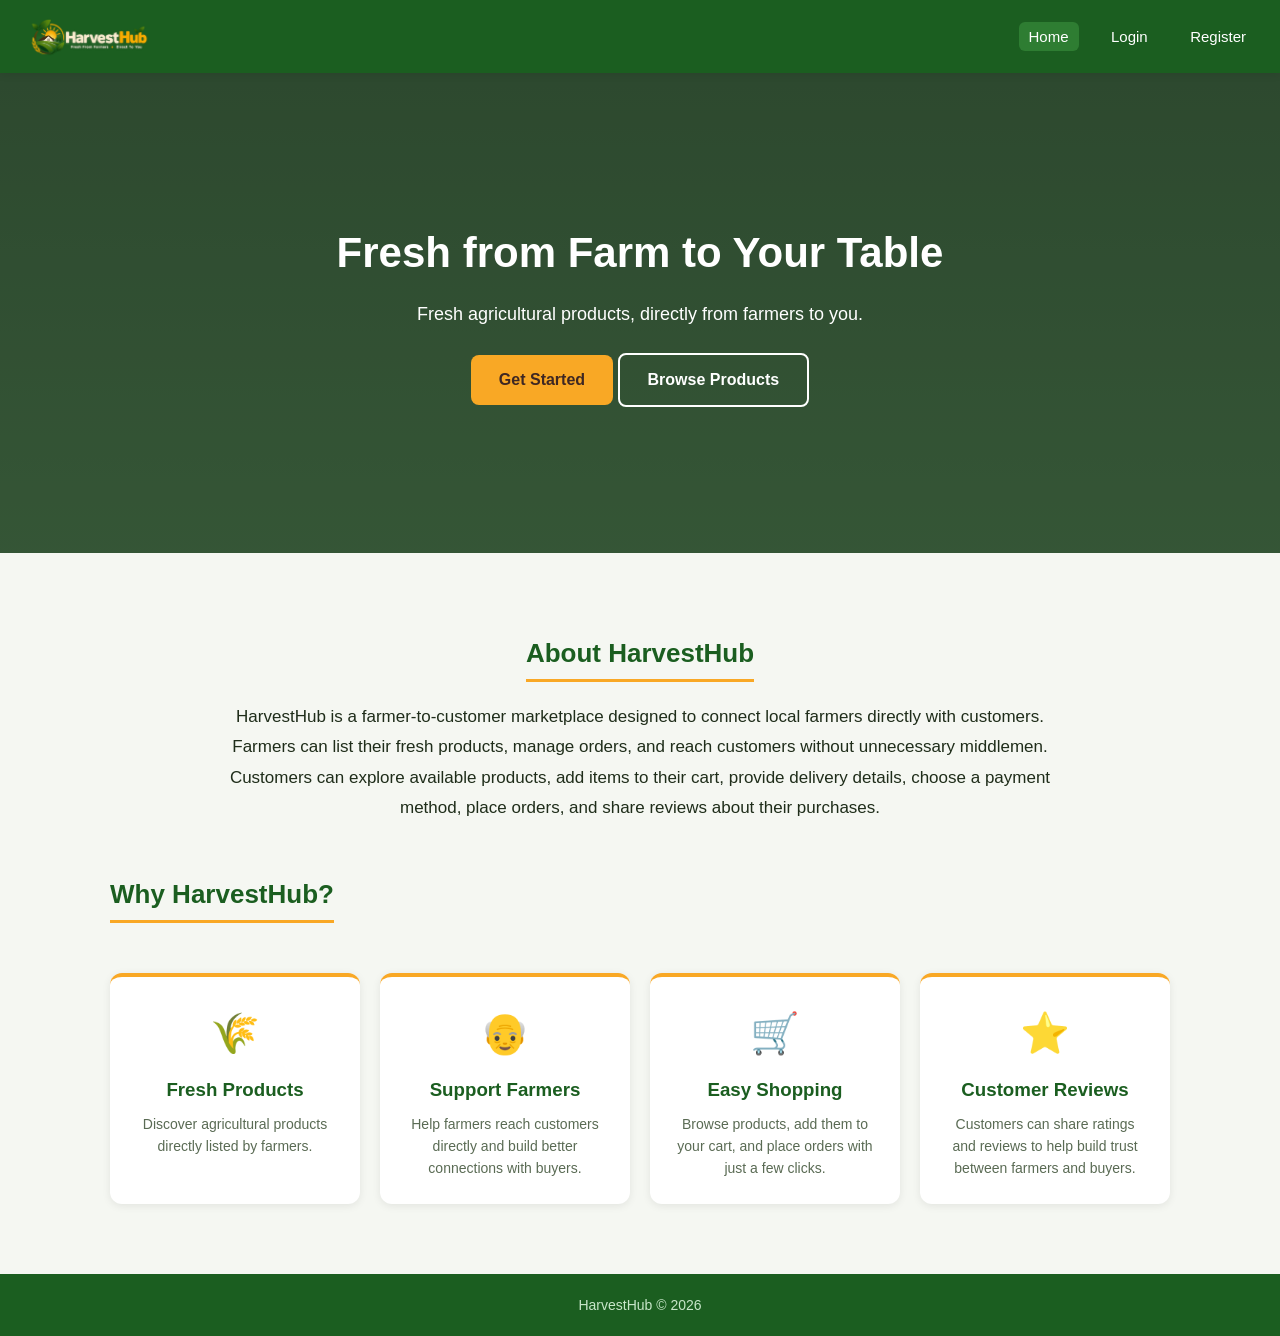
<file: frontend/index.html>
<!DOCTYPE html>

<html lang="en">
<head>
  <meta charset="UTF-8">
  <meta name="viewport" content="width=device-width, initial-scale=1.0">
  <title>HarvestHub - Farmer to Customer Marketplace</title>
  <link rel="stylesheet" href="css/style.css">
</head>
<body>

  <nav class="navbar">
    <div class="logo">
      <img src="images/harvesthub-logo.png" alt="HarvestHub Logo">
    </div>


<div class="nav-links">
  <a href="index.html" class="active">Home</a>
  <a href="login.html">Login</a>
  <a href="register.html">Register</a>
  <a href="products.html" id="navProducts" style="display:none;">Products</a>
  <a href="cart.html" id="navCart" style="display:none;">Cart</a>
  <a href="orders.html" id="navOrders" style="display:none;">My Orders</a>
  <a href="farmer-dashboard.html" id="navDashboard" style="display:none;">Dashboard</a>
  <a href="add-product.html" id="navAddProduct" style="display:none;">Add Product</a>
  <a href="manage-products.html" id="navManage" style="display:none;">Manage Products</a>
  <span id="navUser" style="color:#a5d6a7;"></span>
  <a href="#" id="navLogout" style="display:none;" onclick="logout(); return false;">Logout</a>
</div>


  </nav>

  <section class="hero">

  <video class="hero-video" autoplay muted loop playsinline>
    <source src="videos/farm-hero.mp4" type="video/mp4">
  </video>

  <div class="hero-overlay"></div>

  <div class="hero-content">
    <h1>Fresh from Farm to Your Table</h1>

    <p>
      Fresh agricultural products, directly from farmers to you.
    </p>

    <a href="register.html" class="btn btn-primary">Get Started</a>
    <a href="products.html" class="btn btn-outline">Browse Products</a>
  </div>

</section>

  <div class="container">


<section style="text-align:center; max-width:850px; margin:50px auto;">
  <h2 class="section-title">About HarvestHub</h2>

  <p style="line-height:1.8; font-size:17px;">
    HarvestHub is a farmer-to-customer marketplace designed to
    connect local farmers directly with customers. Farmers can
    list their fresh products, manage orders, and reach customers
    without unnecessary middlemen.
  </p>

  <p style="line-height:1.8; font-size:17px;">
    Customers can explore available products, add items to their
    cart, provide delivery details, choose a payment method, place
    orders, and share reviews about their purchases.
  </p>
</section>

<h2 class="section-title">Why HarvestHub?</h2>

<div class="features">

  <div class="feature">
    <div class="icon">&#127806;</div>
    <h3>Fresh Products</h3>
    <p>
      Discover agricultural products directly listed by farmers.
    </p>
  </div>

  <div class="feature">
    <div class="icon">&#128116;</div>
    <h3>Support Farmers</h3>
    <p>
      Help farmers reach customers directly and build better
      connections with buyers.
    </p>
  </div>

  <div class="feature">
    <div class="icon">&#128722;</div>
    <h3>Easy Shopping</h3>
    <p>
      Browse products, add them to your cart, and place orders
      with just a few clicks.
    </p>
  </div>

  <div class="feature">
    <div class="icon">&#11088;</div>
    <h3>Customer Reviews</h3>
    <p>
      Customers can share ratings and reviews to help build trust
      between farmers and buyers.
    </p>
  </div>

</div>

  </div>

  <footer class="footer">
    <p>HarvestHub &copy; 2026</p>
  </footer>

  <script src="js/script.js"></script>

</body>
</html>
</file>
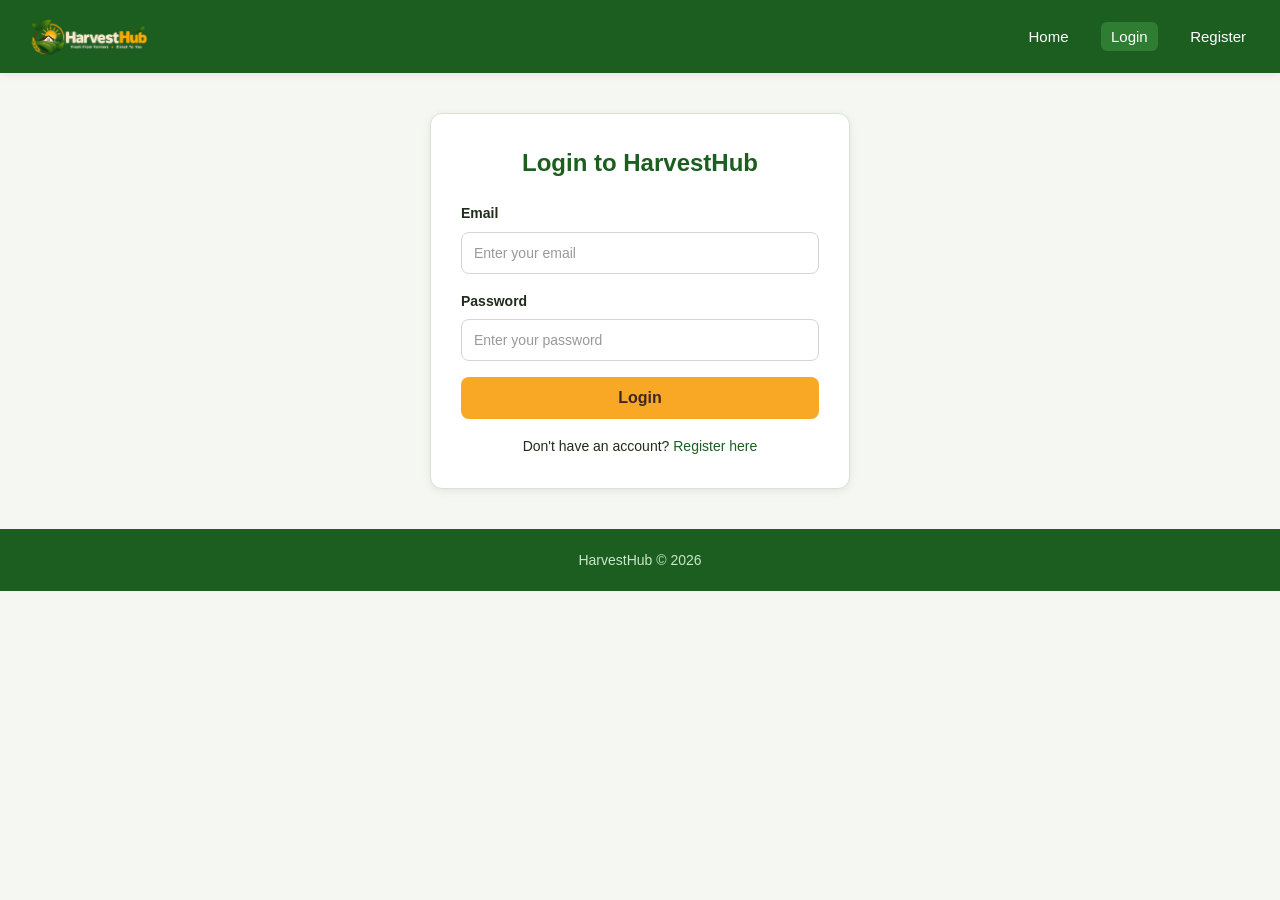
<file: frontend/add-product.html>
<!DOCTYPE html>
<html lang="en">
<head>
  <meta charset="UTF-8">
  <meta name="viewport" content="width=device-width, initial-scale=1.0">
  <title>HarvestHub - Add Product</title>
  <link rel="stylesheet" href="css/style.css">
</head>
<body>
  <nav class="navbar">
    <div class="logo">
      <img src="images/harvesthub-logo.png" alt="HarvestHub Logo">
    </div>

    <div class="nav-links">
      <a href="index.html">Home</a>
      <a href="login.html">Login</a>
      <a href="register.html">Register</a>
      <a href="products.html" id="navProducts" style="display:none;">Products</a>
      <a href="cart.html" id="navCart" style="display:none;">Cart</a>
      <a href="orders.html" id="navOrders" style="display:none;">My Orders</a>
      <a href="farmer-dashboard.html" id="navDashboard" style="display:none;">Dashboard</a>
      <a href="add-product.html" id="navAddProduct" style="display:none;" class="active">Add Product</a>
      <a href="manage-products.html" id="navManage" style="display:none;">Manage Products</a>
      <span id="navUser" style="color:#a5d6a7;"></span>
      <a href="#" id="navLogout" style="display:none;" onclick="logout(); return false;">Logout</a>
    </div>
  </nav>

  <div class="form-card wide">
    <h2>Add a New Product</h2>
    <div id="message" class="message"></div>
    <form id="productForm">
      <div class="form-group">
        <label for="productName">Product Name</label>
        <input type="text" id="productName" placeholder="e.g. Tomato, Rice, Mango">
      </div>
      <div class="form-group">
        <label for="category">Category</label>
        <select id="category">
          <option value="">-- Select category --</option>
          <option value="Vegetable">Vegetable</option>
          <option value="Fruit">Fruit</option>
          <option value="Grain">Grain</option>
        </select>
      </div>
      <div style="display:flex; gap:16px;">
        <div class="form-group" style="flex:1;">
          <label for="price">Price (per kg, in &#8377;)</label>
          <input type="number" id="price" step="0.01" placeholder="e.g. 40.00">
        </div>
        <div class="form-group" style="flex:1;">
          <label for="quantity">Quantity (in kg)</label>
          <input type="number" id="quantity" placeholder="e.g. 100">
        </div>
      </div>
      <div class="form-group">
  <label for="description">Description</label>
  <textarea id="description" placeholder="Describe your product..."></textarea>
</div>

<button type="button"
        onclick="generateAI()"
        style="display:block;
               width:100%;
               margin:20px 0;
               padding:14px;
               background:#2e7d32;
               color:white;
               border:none;
               border-radius:8px;
               font-size:16px;
               font-weight:bold;
               cursor:pointer;">
  ✨ Generate with AI
</button>


      <div class="form-actions">
        <button type="submit" class="btn btn-primary">Add Product</button>
        <a href="manage-products.html" class="btn btn-outline" style="border-color:var(--primary);color:var(--primary-dark);">Cancel</a>
      </div>
    </form>
  </div>

  <footer class="footer">
    <p>HarvestHub &copy; - 2026</p>
  </footer>

  <script src="js/script.js"></script>
  <script>
async function generateAI() {

    const name = document.getElementById("productName").value.trim();
    const category = document.getElementById("category").value;
    const description = document.getElementById("description");

    if (!name) {
        alert("Please enter the product name first.");
        return;
    }

    if (!category) {
        alert("Please select a category first.");
        return;
    }

    // Generate description using Gemini AI
    try {

        description.value = "Generating description with AI...";

        const response = await fetch(
            "http://localhost:8080/api/ai-description",
            {
                method: "POST",
                headers: {
                    "Content-Type": "application/json"
                },
                body: JSON.stringify({
                    productName: name,
                    category: category
                })
            }
        );

        const data = await response.json();

        if (data.success) {

            description.value = data.description;

        } else {

            description.value = "";

            alert(
                data.message ||
                "Unable to generate description."
            );

            console.log(
                "Gemini Description Error:",
                data
            );
        }

    } catch (error) {

        console.error(
            "Gemini Description Error:",
            error
        );

        description.value = "";

        alert(
            "Unable to connect to Gemini AI."
        );
    }
}
</script>
</file>
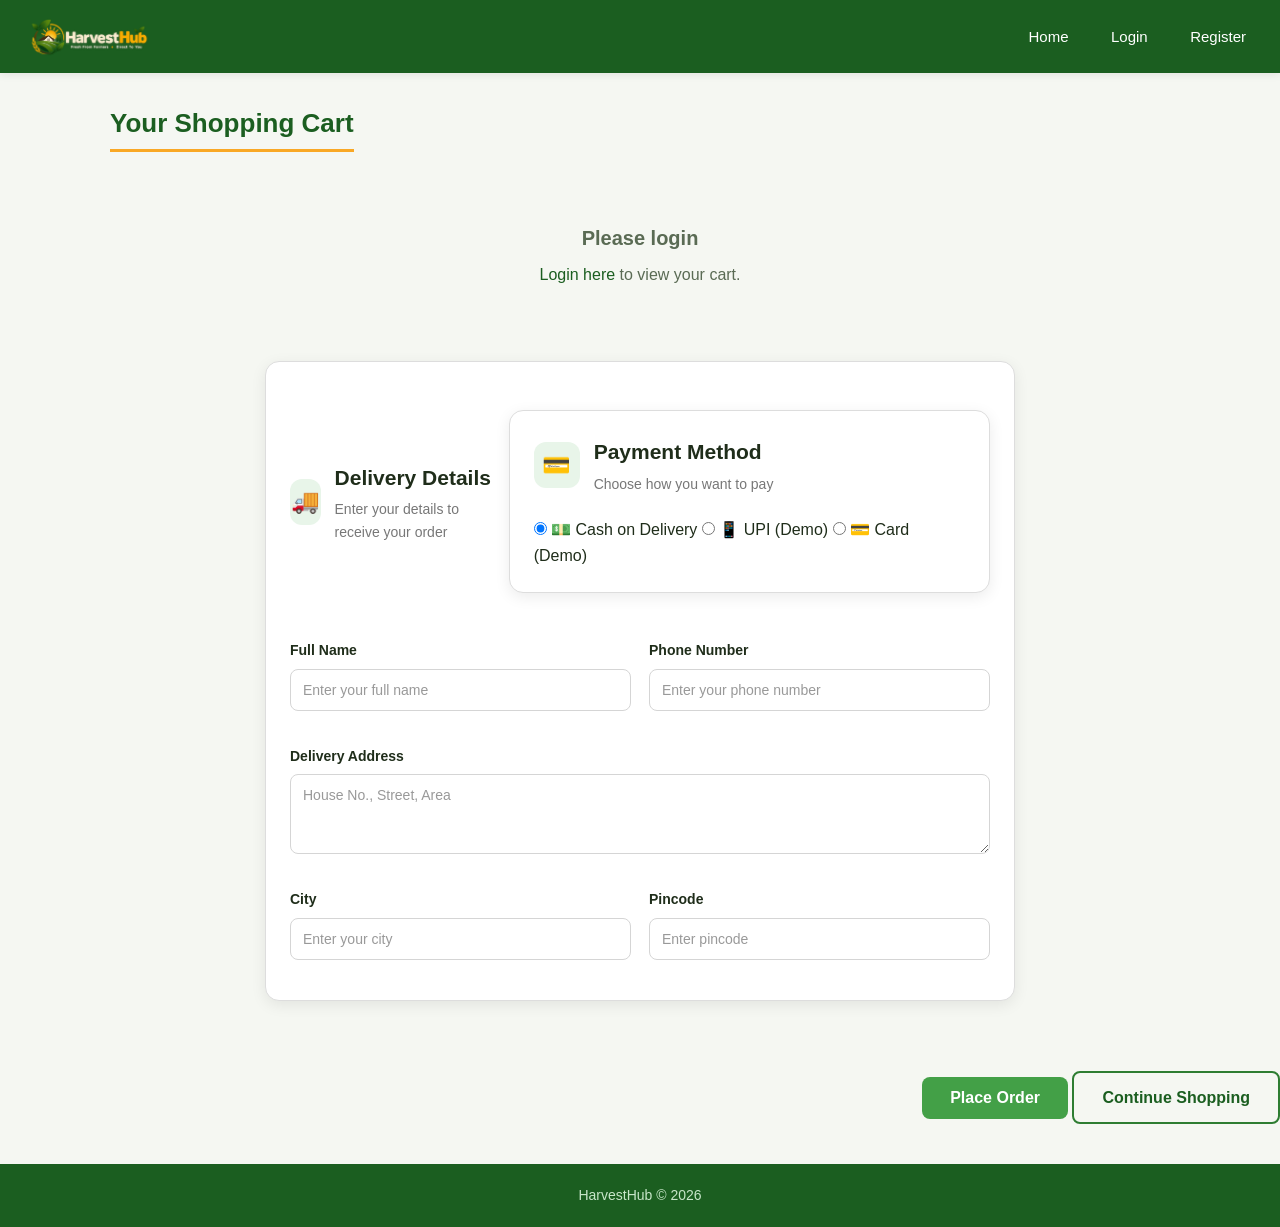
<file: frontend/cart.html>
<!DOCTYPE html>
<html lang="en">
<head>
  <meta charset="UTF-8">
  <meta name="viewport" content="width=device-width, initial-scale=1.0">
  <title>HarvestHub - Shopping Cart</title>
  <link rel="stylesheet" href="css/style.css">
</head>
<body>
  <nav class="navbar">
    <div class="logo">
      <img src="images/harvesthub-logo.png" alt="HarvestHub Logo">
    </div>

    <div class="nav-links">
      <a href="index.html">Home</a>
      <a href="login.html">Login</a>
      <a href="register.html">Register</a>
      <a href="products.html" id="navProducts" style="display:none;">Products</a>
      <a href="cart.html" id="navCart" style="display:none;" class="active">Cart</a>
      <a href="orders.html" id="navOrders" style="display:none;">My Orders</a>
      <a href="farmer-dashboard.html" id="navDashboard" style="display:none;">Dashboard</a>
      <a href="add-product.html" id="navAddProduct" style="display:none;">Add Product</a>
      <a href="manage-products.html" id="navManage" style="display:none;">Manage Products</a>
      <span id="navUser" style="color:#a5d6a7;"></span>
      <a href="#" id="navLogout" style="display:none;" onclick="logout(); return false;">Logout</a>
    </div>
  </nav>

  <div class="container">
    <h2 class="section-title">Your Shopping Cart</h2>
    <div id="cartBox">
      <p>Loading cart...</p>
    </div>
    
    <div id="cartTotal" class="cart-total"></div>

<div class="checkout-card">

  <div class="checkout-header">
    <div class="checkout-icon">🚚</div>
    <div>
      <h3>Delivery Details</h3>
      <p>Enter your details to receive your order</p>
    </div>
    <div class="checkout-card">

  <div class="checkout-header">
    <div class="checkout-icon">💳</div>
    <div>
      <h3>Payment Method</h3>
      <p>Choose how you want to pay</p>
    </div>
  </div>

  <div class="payment-options">

    <label class="payment-option">
      <input type="radio" name="paymentMethod" value="Cash on Delivery" checked>
      <span>💵 Cash on Delivery</span>
    </label>

    <label class="payment-option">
      <input type="radio" name="paymentMethod" value="UPI">
      <span>📱 UPI (Demo)</span>
    </label>

    <label class="payment-option">
      <input type="radio" name="paymentMethod" value="Card">
      <span>💳 Card (Demo)</span>
    </label>

  </div>

</div>
  </div>

  <div class="checkout-grid">

  <div class="form-group">
    <label for="customerName">Full Name</label>
    <input
      type="text"
      id="customerName"
      placeholder="Enter your full name">
  </div>

  <div class="form-group">
    <label for="customerPhone">Phone Number</label>
    <input
      type="tel"
      id="customerPhone"
      placeholder="Enter your phone number">
  </div>

  <div class="form-group full-width">
    <label for="deliveryAddress">Delivery Address</label>
    <textarea
      id="deliveryAddress"
      rows="3"
      placeholder="House No., Street, Area"></textarea>
  </div>

  <div class="form-group">
    <label for="deliveryCity">City</label>
    <input
      type="text"
      id="deliveryCity"
      placeholder="Enter your city">
  </div>

  <div class="form-group">
    <label for="deliveryPincode">Pincode</label>
    <input
      type="text"
      id="deliveryPincode"
      placeholder="Enter pincode">
  </div>

</div>


  </div>

</div>


<div style="text-align:right; margin-top:16px;">
  <button class="btn btn-success" onclick="placeOrder()">Place Order</button>
  <a href="products.html" class="btn btn-outline" style="border-color:var(--primary);color:var(--primary-dark);">Continue Shopping</a>
</div>

  <footer class="footer">
    <p>HarvestHub &copy; 2026 </p>
  </footer>

  <script src="js/script.js"></script>
</body>
</html>
</file>
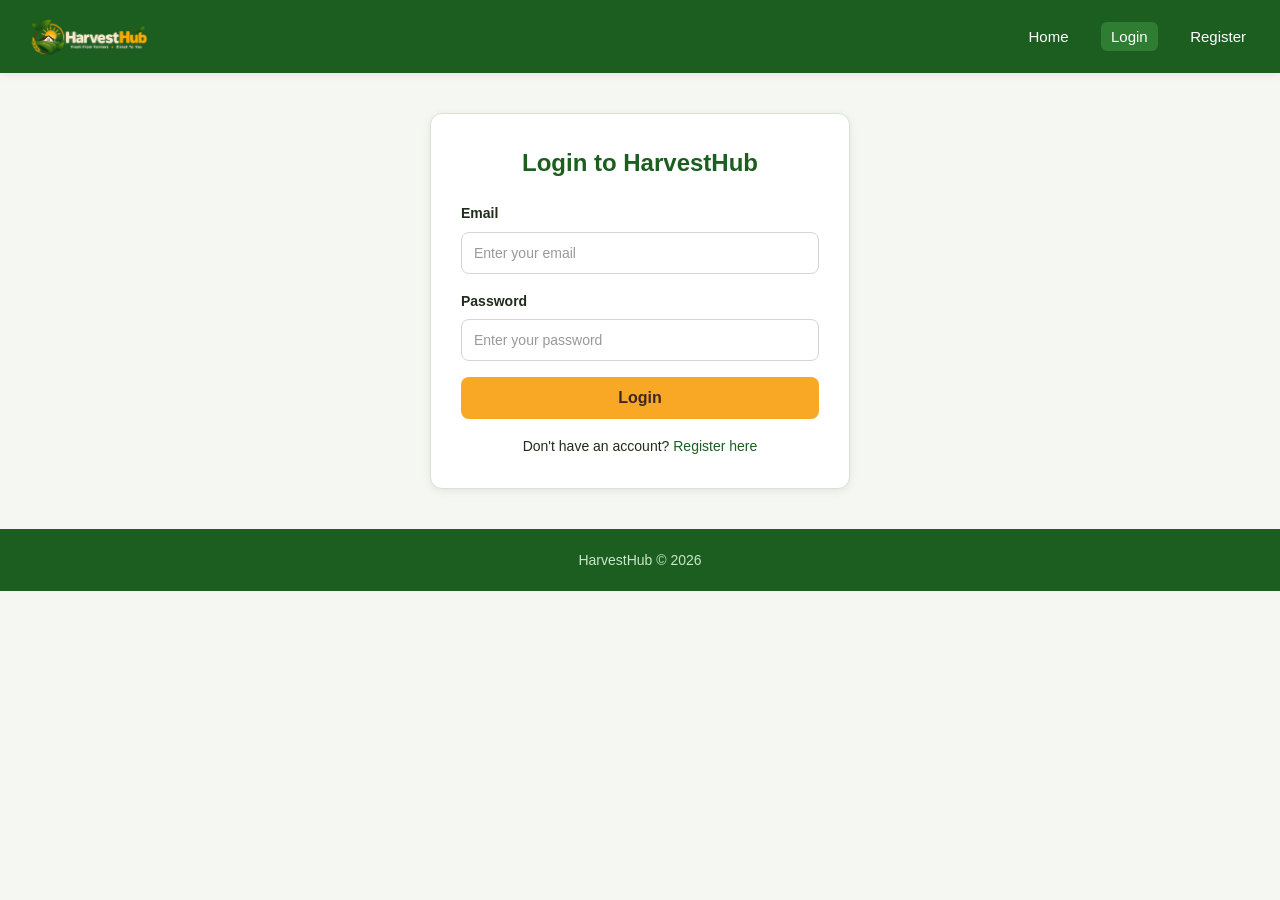
<file: frontend/farmer-dashboard.html>
<!DOCTYPE html>
<html lang="en">
<head>
  <meta charset="UTF-8">
  <meta name="viewport" content="width=device-width, initial-scale=1.0">
  <title>HarvestHub - Farmer Dashboard</title>
  <link rel="stylesheet" href="css/style.css">
</head>
<body>
  <nav class="navbar">
    <div class="logo">
      <img src="images/harvesthub-logo.png" alt="HarvestHub Logo">
    </div>

    <div class="nav-links">
      <a href="index.html">Home</a>
      <a href="login.html">Login</a>
      <a href="register.html">Register</a>
      <a href="products.html" id="navProducts" style="display:none;">Products</a>
      <a href="cart.html" id="navCart" style="display:none;">Cart</a>
      <a href="orders.html" id="navOrders" style="display:none;">My Orders</a>
      <a href="farmer-dashboard.html" id="navDashboard" style="display:none;" class="active">Dashboard</a>
      <a href="add-product.html" id="navAddProduct" style="display:none;">Add Product</a>
      <a href="manage-products.html" id="navManage" style="display:none;">Manage Products</a>
      <span id="navUser" style="color:#a5d6a7;"></span>
      <a href="#" id="navLogout" style="display:none;" onclick="logout(); return false;">Logout</a>
    </div>
  </nav>

  <div class="container">
    <div class="dashboard-header">
      <h2>Welcome, <span id="farmerName">Farmer</span>!</h2>
      <p>Manage your products and view orders from your dashboard.</p>
    </div>

    <div class="stat-cards">
      <div class="stat-card">
        <div class="num" id="productCount">0</div>
        <div class="label">Products Listed</div>
      </div>
      <div class="stat-card">
        <div class="num" id="orderCount">0</div>
        <div class="label">Orders Received</div>
      </div>
    </div>

    <div style="margin-bottom:20px;">
      <a href="add-product.html" class="btn btn-primary">Add New Product</a>
      <a href="manage-products.html" class="btn btn-outline" style="border-color:var(--primary);color:var(--primary-dark);">Manage Products</a>
    </div>

    <h2 class="section-title">Orders Received</h2>
    <div id="farmerOrdersBox">
      <p>Loading orders...</p>
    </div>
    <h2 class="section-title">Customer Reviews</h2>

<div id="farmerReviewsBox">
  <p>Loading reviews...</p>
</div>
  </div>

  <footer class="footer">
    <p>HarvestHub &copy; 2026</p>
  </footer>

  <script src="js/script.js"></script>
</body>
</html>
</file>
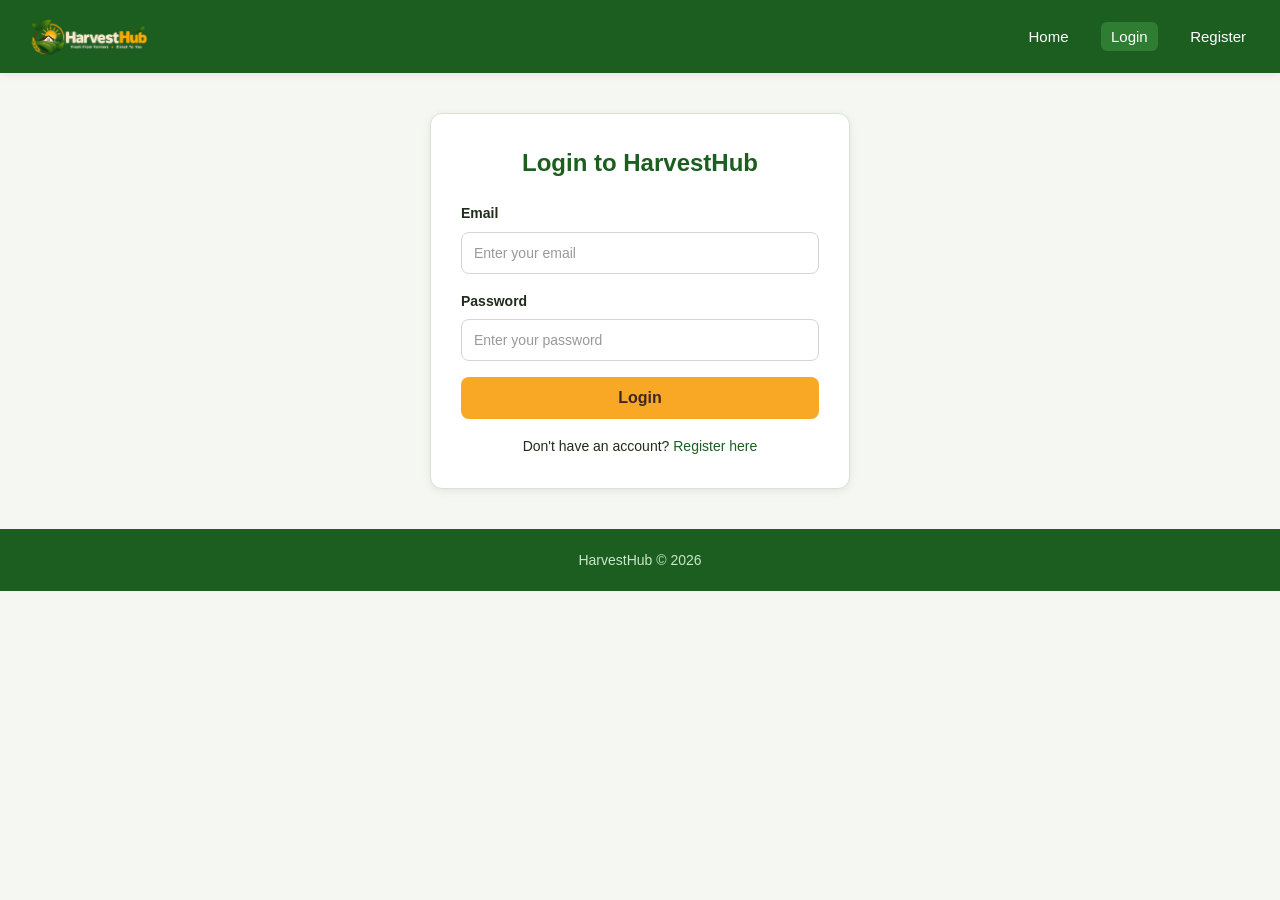
<file: frontend/login.html>
<!DOCTYPE html>
<html lang="en">
<head>
  <meta charset="UTF-8">
  <meta name="viewport" content="width=device-width, initial-scale=1.0">
  <title>HarvestHub - Login</title>
  <link rel="stylesheet" href="css/style.css">
</head>
<body>
  <nav class="navbar">
    <div class="logo">
      <img src="images/harvesthub-logo.png" alt="HarvestHub Logo">
    </div>

    <div class="nav-links">
      <a href="index.html">Home</a>
      <a href="login.html" class="active">Login</a>
      <a href="register.html">Register</a>
      <a href="products.html" id="navProducts" style="display:none;">Products</a>
      <a href="cart.html" id="navCart" style="display:none;">Cart</a>
      <a href="orders.html" id="navOrders" style="display:none;">My Orders</a>
      <a href="farmer-dashboard.html" id="navDashboard" style="display:none;">Dashboard</a>
      <a href="add-product.html" id="navAddProduct" style="display:none;">Add Product</a>
      <a href="manage-products.html" id="navManage" style="display:none;">Manage Products</a>
      <span id="navUser" style="color:#a5d6a7;"></span>
      <a href="#" id="navLogout" style="display:none;" onclick="logout(); return false;">Logout</a>
    </div>
  </nav>

  <div class="form-card">
    <h2>Login to HarvestHub</h2>
    <div id="message" class="message"></div>
    <form id="loginForm">
      <div class="form-group">
        <label for="email">Email</label>
        <input type="text" id="email" placeholder="Enter your email">
      </div>
      <div class="form-group">
        <label for="password">Password</label>
        <input type="password" id="password" placeholder="Enter your password">
      </div>
      <div class="form-actions">
        <button type="submit" class="btn btn-primary">Login</button>
      </div>
    </form>
    <p class="form-footer">Don't have an account? <a href="register.html">Register here</a></p>
  </div>

  <footer class="footer">
    <p>HarvestHub &copy; 2026 </p>
  </footer>

  <script src="js/script.js"></script>
</body>
</html>
</file>
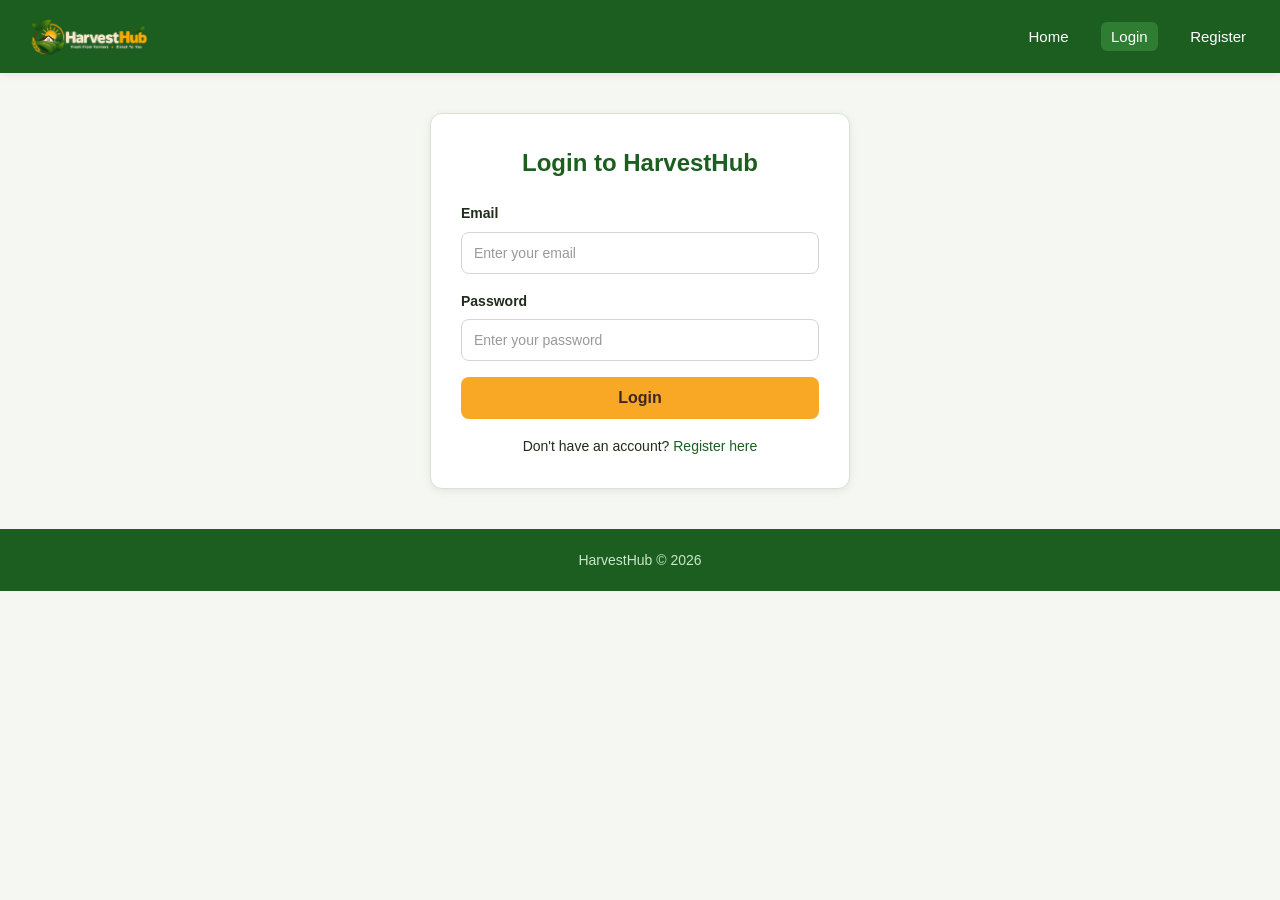
<file: frontend/manage-products.html>
<!DOCTYPE html>
<html lang="en">
<head>
  <meta charset="UTF-8">
  <meta name="viewport" content="width=device-width, initial-scale=1.0">
  <title>HarvestHub - Manage Products</title>
  <link rel="stylesheet" href="css/style.css">
</head>
<body>
  <nav class="navbar">
    <div class="logo">
      <img src="images/harvesthub-logo.png" alt="HarvestHub Logo">
    </div>

    <div class="nav-links">
      <a href="index.html">Home</a>
      <a href="login.html">Login</a>
      <a href="register.html">Register</a>
      <a href="products.html" id="navProducts" style="display:none;">Products</a>
      <a href="cart.html" id="navCart" style="display:none;">Cart</a>
      <a href="orders.html" id="navOrders" style="display:none;">My Orders</a>
      <a href="farmer-dashboard.html" id="navDashboard" style="display:none;">Dashboard</a>
      <a href="add-product.html" id="navAddProduct" style="display:none;">Add Product</a>
      <a href="manage-products.html" id="navManage" style="display:none;" class="active">Manage Products</a>
      <span id="navUser" style="color:#a5d6a7;"></span>
      <a href="#" id="navLogout" style="display:none;" onclick="logout(); return false;">Logout</a>
    </div>
  </nav>

  <div class="container">
    <h2 class="section-title">Manage Your Products</h2>
    <div style="margin-bottom:16px;">
      <a href="add-product.html" class="btn btn-primary">Add New Product</a>
    </div>
    <div id="manageBox">
      <p>Loading products...</p>
    </div>
  </div>

  <footer class="footer">
    <p>HarvestHub &copy; 2026 </p>
  </footer>

  <script src="js/script.js"></script>
</body>
</html>
</file>
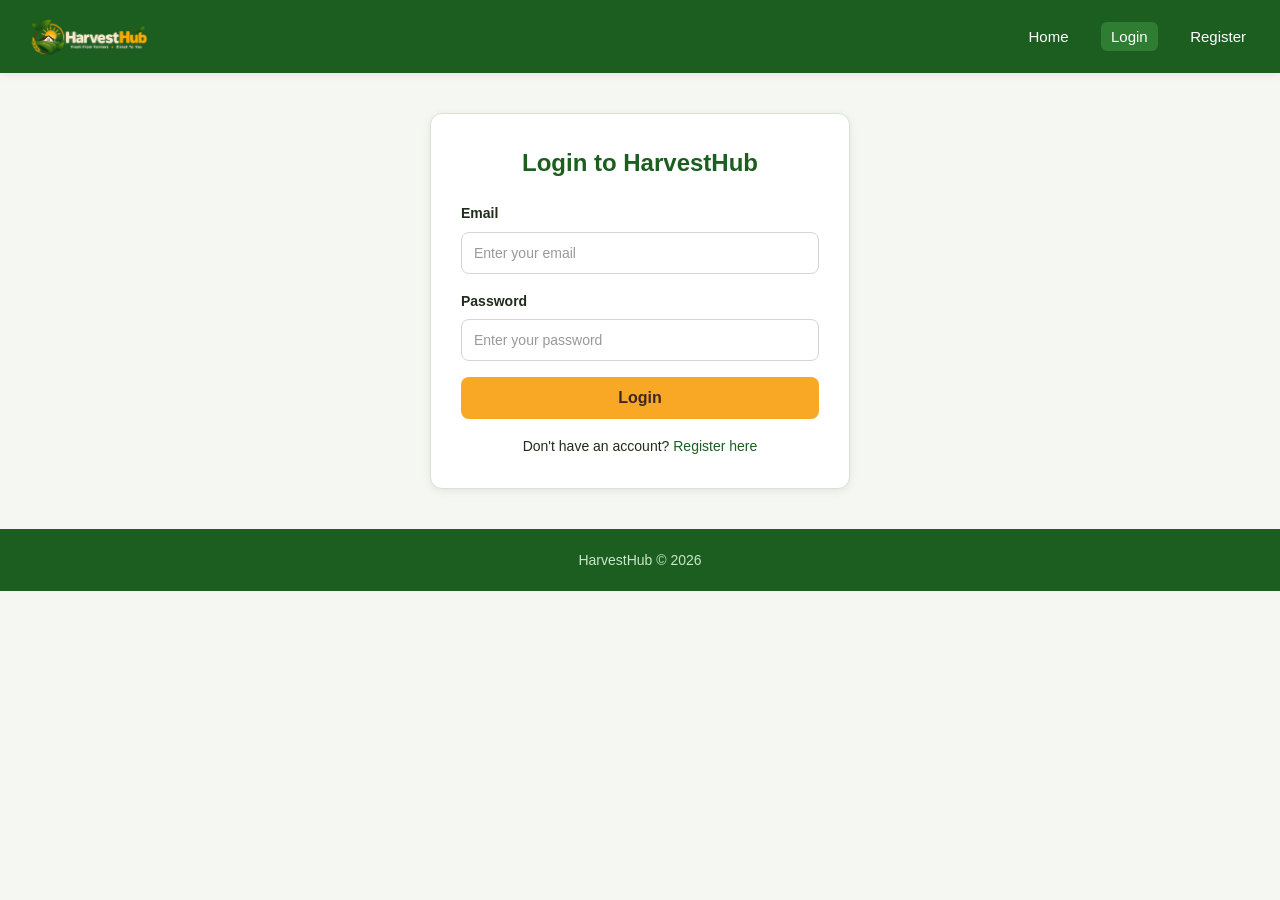
<file: frontend/orders.html>
<!DOCTYPE html>
<html lang="en">
<head>
  <meta charset="UTF-8">
  <meta name="viewport" content="width=device-width, initial-scale=1.0">
  <title>HarvestHub - My Orders</title>
  <link rel="stylesheet" href="css/style.css">
</head>
<body>
  <nav class="navbar">
    <div class="logo">
      <img src="images/harvesthub-logo.png" alt="HarvestHub Logo">
    </div>

    <div class="nav-links">
      <a href="index.html">Home</a>
      <a href="login.html">Login</a>
      <a href="register.html">Register</a>
      <a href="products.html" id="navProducts" style="display:none;">Products</a>
      <a href="cart.html" id="navCart" style="display:none;">Cart</a>
      <a href="orders.html" id="navOrders" style="display:none;" class="active">My Orders</a>
      <a href="farmer-dashboard.html" id="navDashboard" style="display:none;">Dashboard</a>
      <a href="add-product.html" id="navAddProduct" style="display:none;">Add Product</a>
      <a href="manage-products.html" id="navManage" style="display:none;">Manage Products</a>
      <span id="navUser" style="color:#a5d6a7;"></span>
      <a href="#" id="navLogout" style="display:none;" onclick="logout(); return false;">Logout</a>
    </div>
  </nav>

  <div class="container">
    <h2 class="section-title">Your Order History</h2>
    <div id="ordersBox">
      <p>Loading orders...</p>
    </div>
  </div>

  <footer class="footer">
    <p>HarvestHub &copy; 2026 </p>
  </footer>

  <script src="js/script.js"></script>
</body>
</html>
</file>
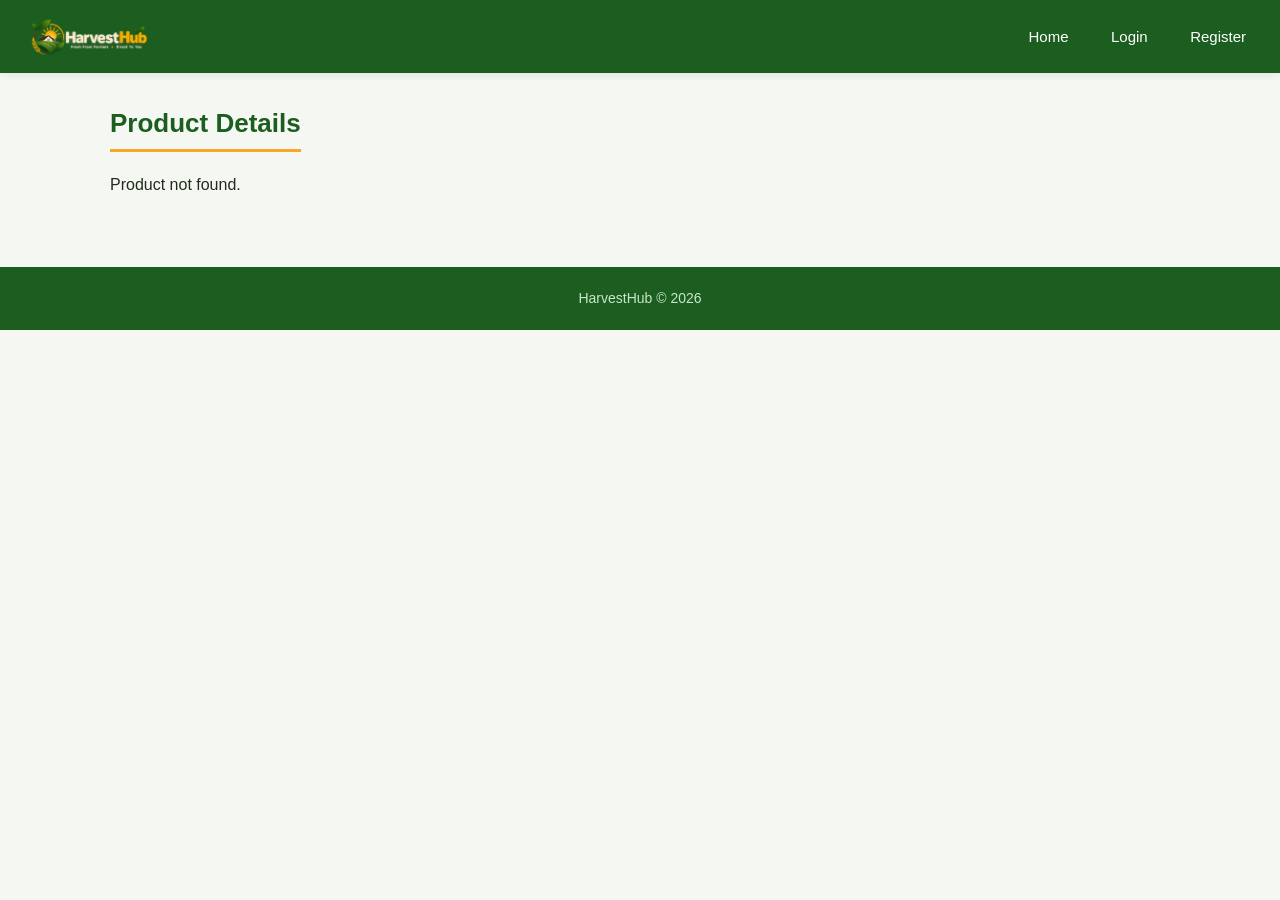
<file: frontend/product-details.html>
<!DOCTYPE html>
<html lang="en">
<head>
  <meta charset="UTF-8">
  <meta name="viewport" content="width=device-width, initial-scale=1.0">
  <title>HarvestHub - Product Details</title>
  <link rel="stylesheet" href="css/style.css">
</head>
<body>
  <nav class="navbar">
    <div class="logo">
      <img src="images/harvesthub-logo.png" alt="HarvestHub Logo">
    </div>

    <div class="nav-links">
      <a href="index.html">Home</a>
      <a href="login.html">Login</a>
      <a href="register.html">Register</a>
      <a href="products.html" id="navProducts" style="display:none;" class="active">Products</a>
      <a href="cart.html" id="navCart" style="display:none;">Cart</a>
      <a href="orders.html" id="navOrders" style="display:none;">My Orders</a>
      <a href="farmer-dashboard.html" id="navDashboard" style="display:none;">Dashboard</a>
      <a href="add-product.html" id="navAddProduct" style="display:none;">Add Product</a>
      <a href="manage-products.html" id="navManage" style="display:none;">Manage Products</a>
      <span id="navUser" style="color:#a5d6a7;"></span>
      <a href="#" id="navLogout" style="display:none;" onclick="logout(); return false;">Logout</a>
    </div>
  </nav>

  <div class="container">
    <h2 class="section-title">Product Details</h2>
    <div id="detailsBox">
      <p>Loading...</p>
    </div>
  </div>

  <footer class="footer">
    <p>HarvestHub &copy; 2026 </p>
  </footer>

  <script src="js/script.js"></script>
</body>
</html>
</file>
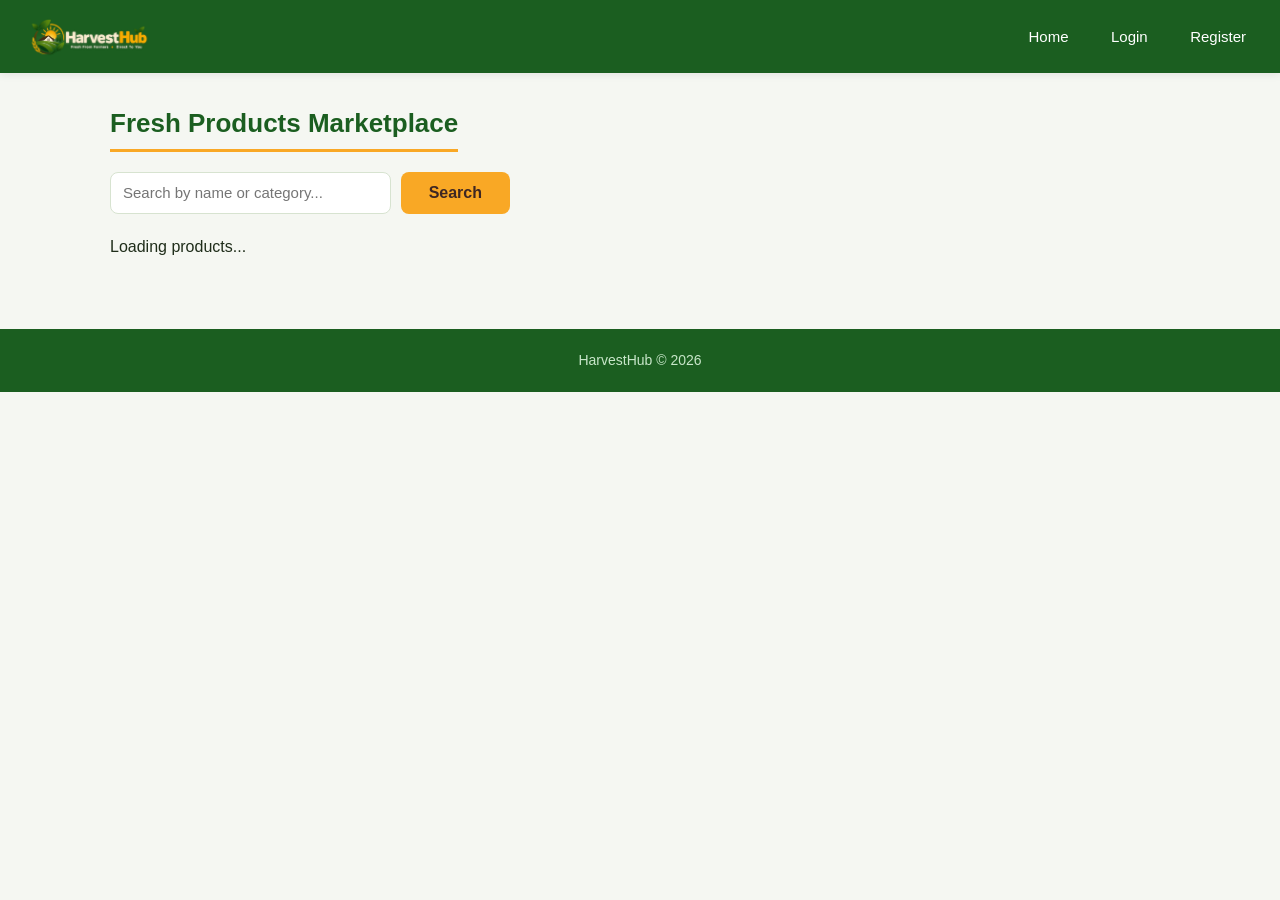
<file: frontend/products.html>
<!DOCTYPE html>
<html lang="en">
<head>
  <meta charset="UTF-8">
  <meta name="viewport" content="width=device-width, initial-scale=1.0">
  <title>HarvestHub - Products</title>
  <link rel="stylesheet" href="css/style.css">
</head>
<body>
  <nav class="navbar">
    <div class="logo">
      <img src="images/harvesthub-logo.png" alt="HarvestHub Logo">
    </div>

    <div class="nav-links">
      <a href="index.html">Home</a>
      <a href="login.html">Login</a>
      <a href="register.html">Register</a>
      <a href="products.html" id="navProducts" style="display:none;" class="active">Products</a>
      <a href="cart.html" id="navCart" style="display:none;">Cart</a>
      <a href="orders.html" id="navOrders" style="display:none;">My Orders</a>
      <a href="farmer-dashboard.html" id="navDashboard" style="display:none;">Dashboard</a>
      <a href="add-product.html" id="navAddProduct" style="display:none;">Add Product</a>
      <a href="manage-products.html" id="navManage" style="display:none;">Manage Products</a>
      <span id="navUser" style="color:#a5d6a7;"></span>
      <a href="#" id="navLogout" style="display:none;" onclick="logout(); return false;">Logout</a>
    </div>
  </nav>

  <div class="container">
    <h2 class="section-title">Fresh Products Marketplace</h2>
    <div style="display:flex; gap:10px; margin-bottom:20px; max-width:400px;">
      <input type="text" id="searchInput" placeholder="Search by name or category..." style="flex:1; padding:10px 12px; border:1px solid var(--border); border-radius:8px; font-size:15px;">
      <button id="searchBtn" class="btn btn-primary">Search</button>
    </div>
    <div class="grid" id="productGrid">
      <p>Loading products...</p>
    </div>
  </div>

  <footer class="footer">
    <p>HarvestHub &copy; 2026 </p>
  </footer>

  <script src="js/script.js"></script>
</body>
</html>
</file>
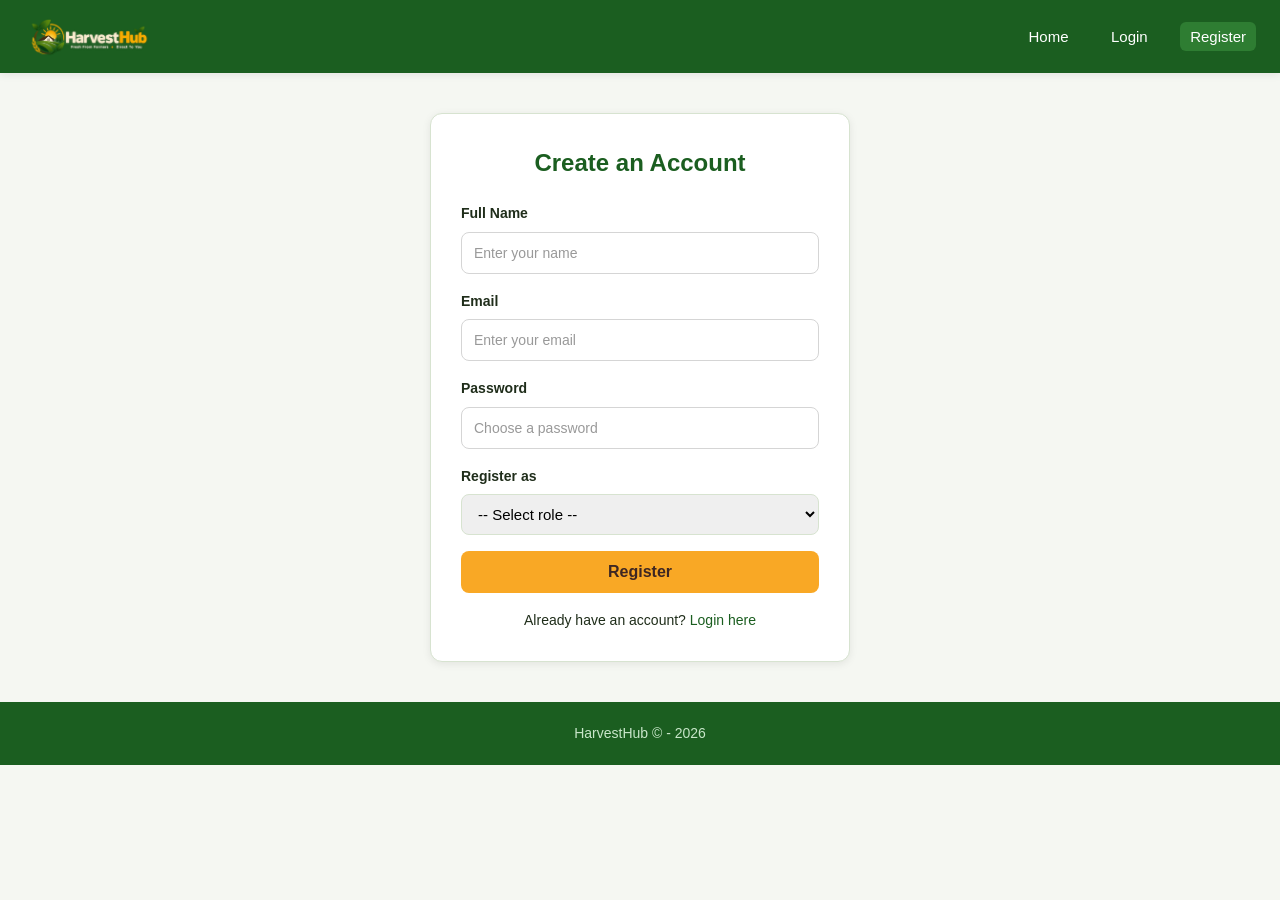
<file: frontend/register.html>
<!DOCTYPE html>
<html lang="en">
<head>
  <meta charset="UTF-8">
  <meta name="viewport" content="width=device-width, initial-scale=1.0">
  <title>HarvestHub - Register</title>
  <link rel="stylesheet" href="css/style.css">
</head>
<body>
  <nav class="navbar">
    <div class="logo">
      <img src="images/harvesthub-logo.png" alt="HarvestHub Logo">
    </div>

    
    <div class="nav-links">
      <a href="index.html">Home</a>
      <a href="login.html">Login</a>
      <a href="register.html" class="active">Register</a>
      <a href="products.html" id="navProducts" style="display:none;">Products</a>
      <a href="cart.html" id="navCart" style="display:none;">Cart</a>
      <a href="orders.html" id="navOrders" style="display:none;">My Orders</a>
      <a href="farmer-dashboard.html" id="navDashboard" style="display:none;">Dashboard</a>
      <a href="add-product.html" id="navAddProduct" style="display:none;">Add Product</a>
      <a href="manage-products.html" id="navManage" style="display:none;">Manage Products</a>
      <span id="navUser" style="color:#a5d6a7;"></span>
      <a href="#" id="navLogout" style="display:none;" onclick="logout(); return false;">Logout</a>
    </div>
  </nav>

  <div class="form-card">
    <h2>Create an Account</h2>
    <div id="message" class="message"></div>
    <form id="registerForm">
      <div class="form-group">
        <label for="name">Full Name</label>
        <input type="text" id="name" placeholder="Enter your name">
      </div>
      <div class="form-group">
        <label for="email">Email</label>
        <input type="text" id="email" placeholder="Enter your email">
      </div>
      <div class="form-group">
        <label for="password">Password</label>
        <input type="password" id="password" placeholder="Choose a password">
      </div>
      <div class="form-group">
        <label for="role">Register as</label>
        <select id="role">
          <option value="">-- Select role --</option>
          <option value="customer">Customer (Buy products)</option>
          <option value="farmer">Farmer (Sell products)</option>
        </select>
      </div>
      <div class="form-actions">
        <button type="submit" class="btn btn-primary">Register</button>
      </div>
    </form>
    <p class="form-footer">Already have an account? <a href="login.html">Login here</a></p>
  </div>

  <footer class="footer">
    <p>HarvestHub &copy; - 2026</p>
  </footer>

  <script src="js/script.js"></script>
</body>
</html>
</file>
<file: frontend/css/style.css>
/* =====================================================
   HarvestHub - Farmer to Customer Marketplace
   Stylesheet (CSS3)
   ===================================================== */

:root {
  --primary: #2e7d32;       /* green  */
  --primary-dark: #1b5e20;
  --primary-light: #a5d6a7;
  --secondary: #f9a825;     /* harvest gold */
  --accent: #ef6c00;        /* orange */
  --success: #43a047;
  --warning: #fb8c00;
  --error: #e53935;
  --bg: #f5f7f2;
  --card-bg: #ffffff;
  --text: #1f2d1a;
  --text-light: #5a6b54;
  --border: #d7e3d0;
  --shadow: 0 2px 8px rgba(0,0,0,0.08);
  --radius: 12px;
}

* { box-sizing: border-box; margin: 0; padding: 0; }

body {
  font-family: 'Segoe UI', Tahoma, Geneva, Verdana, sans-serif;
  background: var(--bg);
  color: var(--text);
  line-height: 1.6;
}

a { color: var(--primary-dark); text-decoration: none; }
a:hover { text-decoration: underline; }

/* ===== Header / Navbar ===== */
.navbar {
  background: var(--primary-dark);
  color: #fff;
  padding: 14px 24px;
  display: flex;
  align-items: center;
  justify-content: space-between;
  box-shadow: var(--shadow);
  position: sticky;
  top: 0;
  z-index: 100;
}
.navbar .logo {
  font-size: 22px;
  font-weight: 700;
  letter-spacing: 0.5px;
}
.navbar .logo span { color: var(--secondary); }
.nav-links a {
  color: #fff;
  margin-left: 18px;
  font-size: 15px;
  padding: 6px 10px;
  border-radius: 6px;
  transition: background 0.2s;
}
.nav-links a:hover { background: rgba(255,255,255,0.15); text-decoration: none; }
.nav-links a.active { background: var(--primary); }

/* ===== Hero section (home page) ===== */
.hero {
  background: linear-gradient(rgba(27,94,32,0.75), rgba(46,125,50,0.75)),
    url('https://images.pexels.com/photos/1112080/pexels-photo-1112080.jpeg?auto=compress&cs=tinysrgb&w=1600') center/cover;
  color: #fff;
  text-align: center;
  padding: 90px 20px;
}
.hero h1 { font-size: 42px; margin-bottom: 14px; }
.hero p { font-size: 18px; max-width: 600px; margin: 0 auto 24px; }
.btn {
  display: inline-block;
  padding: 12px 28px;
  border: none;
  border-radius: 8px;
  font-size: 16px;
  cursor: pointer;
  transition: transform 0.15s, background 0.2s;
  font-weight: 600;
}
.btn:hover { transform: translateY(-2px); text-decoration: none; }
.btn-primary { background: var(--secondary); color: #3e2723; }
.btn-primary:hover { background: var(--accent); color: #fff; }
.btn-outline { background: transparent; color: #fff; border: 2px solid #fff; }
.btn-outline:hover { background: #fff; color: var(--primary-dark); }
.btn-danger { background: var(--error); color: #fff; }
.btn-success { background: var(--success); color: #fff; }
.btn-sm { padding: 6px 14px; font-size: 13px; }

/* ===== Container ===== */
.container { max-width: 1100px; margin: 0 auto; padding: 30px 20px; }

.section-title {
  font-size: 26px;
  color: var(--primary-dark);
  margin-bottom: 20px;
  border-bottom: 3px solid var(--secondary);
  display: inline-block;
  padding-bottom: 4px;
}

/* ===== Cards grid (products) ===== */
.grid {
  display: grid;
  grid-template-columns: repeat(auto-fill, minmax(240px, 1fr));
  gap: 20px;
}
.card {
  background: var(--card-bg);
  border-radius: var(--radius);
  box-shadow: var(--shadow);
  overflow: hidden;
  transition: transform 0.2s, box-shadow 0.2s;
  border: 1px solid var(--border);
}
.card:hover {
  transform: translateY(-4px);
  box-shadow: 0 6px 20px rgba(0,0,0,0.12);
}
.card-body { padding: 16px; }
.card-body h3 { font-size: 18px; margin-bottom: 6px; color: var(--primary-dark); }
.card-body .category {
  display: inline-block;
  background: var(--primary-light);
  color: var(--primary-dark);
  padding: 2px 10px;
  border-radius: 12px;
  font-size: 12px;
  margin-bottom: 8px;
}
.card-body .price { font-size: 20px; font-weight: 700; color: var(--accent); }
.card-body .farmer { font-size: 13px; color: var(--text-light); margin-top: 4px; }
.card-body .qty { font-size: 13px; color: var(--text-light); }

/* ===== Forms ===== */
.form-card {
  max-width: 420px;
  margin: 40px auto;
  background: var(--card-bg);
  padding: 30px;
  border-radius: var(--radius);
  box-shadow: var(--shadow);
  border: 1px solid var(--border);
}
.form-card.wide { max-width: 640px; }
.form-card h2 { text-align: center; color: var(--primary-dark); margin-bottom: 20px; }
.form-group { margin-bottom: 16px; }
.form-group label { display: block; margin-bottom: 6px; font-weight: 600; font-size: 14px; }
.form-group input,
.form-group select,
.form-group textarea {
  width: 100%;
  padding: 10px 12px;
  border: 1px solid var(--border);
  border-radius: 8px;
  font-size: 15px;
  font-family: inherit;
}
.form-group input:focus,
.form-group select:focus,
.form-group textarea:focus {
  outline: none;
  border-color: var(--primary);
  box-shadow: 0 0 0 3px rgba(46,125,50,0.15);
}
.form-group textarea { resize: vertical; min-height: 80px; }
.form-actions { text-align: center; margin-top: 10px; }
.form-actions .btn { width: 100%; }
.form-footer { text-align: center; margin-top: 16px; font-size: 14px; }

/* ===== Messages ===== */
.message {
  padding: 12px 16px;
  border-radius: 8px;
  margin-bottom: 16px;
  font-size: 14px;
  display: none;
}
.message.show { display: block; }
.message.error { background: #fdecea; color: #b71c1c; border: 1px solid #f5c6cb; }
.message.success { background: #e8f5e9; color: #1b5e20; border: 1px solid #c8e6c9; }
.message.info { background: #fff8e1; color: #e65100; border: 1px solid #ffe0b2; }

/* ===== Dashboard ===== */
.dashboard-header {
  background: var(--primary);
  color: #fff;
  padding: 30px 20px;
  border-radius: var(--radius);
  margin-bottom: 24px;
}
.dashboard-header h2 { font-size: 24px; }
.dashboard-header p { opacity: 0.9; }

.stat-cards {
  display: grid;
  grid-template-columns: repeat(auto-fit, minmax(180px, 1fr));
  gap: 16px;
  margin-bottom: 24px;
}
.stat-card {
  background: var(--card-bg);
  padding: 20px;
  border-radius: var(--radius);
  box-shadow: var(--shadow);
  text-align: center;
  border-left: 4px solid var(--primary);
}
.stat-card .num { font-size: 32px; font-weight: 700; color: var(--primary-dark); }
.stat-card .label { font-size: 14px; color: var(--text-light); }

/* ===== Tables ===== */
.table-wrap { overflow-x: auto; }
table {
  width: 100%;
  border-collapse: collapse;
  background: var(--card-bg);
  border-radius: var(--radius);
  overflow: hidden;
  box-shadow: var(--shadow);
}
th, td {
  padding: 12px 14px;
  text-align: left;
  border-bottom: 1px solid var(--border);
  font-size: 14px;
}
th { background: var(--primary-dark); color: #fff; font-weight: 600; }
tr:hover { background: #f0f7ee; }
.status-badge {
  display: inline-block;
  padding: 3px 12px;
  border-radius: 12px;
  font-size: 12px;
  font-weight: 600;
}
.status-placed { background: #fff3e0; color: #e65100; }
.status-shipped { background: #e3f2fd; color: #1565c0; }
.status-delivered { background: #e8f5e9; color: #2e7d32; }

/* ===== Cart ===== */
.cart-item {
  display: flex;
  align-items: center;
  justify-content: space-between;
  background: var(--card-bg);
  padding: 14px 18px;
  border-radius: var(--radius);
  margin-bottom: 12px;
  box-shadow: var(--shadow);
  border: 1px solid var(--border);
}
.cart-item .info h4 { font-size: 16px; color: var(--primary-dark); }
.cart-item .info p { font-size: 13px; color: var(--text-light); }
.qty-controls { display: flex; align-items: center; gap: 8px; }
.qty-controls button {
  width: 30px; height: 30px;
  border: 1px solid var(--border);
  background: var(--bg);
  border-radius: 6px;
  cursor: pointer;
  font-size: 16px;
  font-weight: 700;
  color: var(--primary-dark);
}
.qty-controls button:hover { background: var(--primary-light); }
.qty-controls span { min-width: 30px; text-align: center; font-weight: 600; }
.cart-total {
  text-align: right;
  font-size: 20px;
  font-weight: 700;
  color: var(--accent);
  margin: 16px 0;
}

/* ===== Empty state ===== */
.empty-state {
  text-align: center;
  padding: 50px 20px;
  color: var(--text-light);
}
.empty-state h3 { font-size: 20px; margin-bottom: 8px; }

/* ===== Footer ===== */
.footer {
  background: var(--primary-dark);
  color: #c8e6c9;
  text-align: center;
  padding: 20px;
  margin-top: 40px;
  font-size: 14px;
}

/* ===== Features section (home) ===== */
.features {
  display: grid;
  grid-template-columns: repeat(auto-fit, minmax(220px, 1fr));
  gap: 20px;
  margin-top: 30px;
}
.feature {
  text-align: center;
  padding: 24px;
  background: var(--card-bg);
  border-radius: var(--radius);
  box-shadow: var(--shadow);
  border-top: 4px solid var(--secondary);
}
.feature .icon { font-size: 40px; margin-bottom: 10px; }
.feature h3 { color: var(--primary-dark); margin-bottom: 8px; }
.feature p { font-size: 14px; color: var(--text-light); }

/* ===== Responsive ===== */
@media (max-width: 600px) {
  .navbar { flex-direction: column; gap: 10px; }
  .nav-links a { margin: 0 6px; }
  .hero h1 { font-size: 30px; }
  .grid { grid-template-columns: 1fr; }
}
/* Checkout / Delivery Details */

.checkout-card {
margin-top: 24px;
padding: 24px;
background: #ffffff;
border: 1px solid #e2e8e5;
border-radius: 14px;
box-shadow: 0 4px 15px rgba(0, 0, 0, 0.06);
}

.checkout-header {
display: flex;
align-items: center;
gap: 14px;
margin-bottom: 22px;
}

.checkout-icon {
width: 46px;
height: 46px;
display: flex;
align-items: center;
justify-content: center;
background: #e8f5e9;
border-radius: 12px;
font-size: 23px;
}

.checkout-header h3 {
margin: 0;
font-size: 21px;
}

.checkout-header p {
margin: 4px 0 0;
color: #777;
font-size: 14px;
}

.checkout-grid {
display: grid;
grid-template-columns: 1fr 1fr;
gap: 18px;
}

.form-group {
display: flex;
flex-direction: column;
}

.form-group.full-width {
grid-column: 1 / -1;
}

.form-group label {
margin-bottom: 7px;
font-weight: 600;
font-size: 14px;
}

.form-group input,
.form-group textarea {
width: 100%;
padding: 12px 14px;
border: 1px solid #d5ddd8;
border-radius: 8px;
font-size: 14px;
font-family: inherit;
box-sizing: border-box;
outline: none;
transition: 0.2s;
}

.form-group textarea {
resize: vertical;
}

.form-group input:focus,
.form-group textarea:focus {
border-color: #4caf50;
box-shadow: 0 0 0 3px rgba(76, 175, 80, 0.12);
}

.form-group input::placeholder,
.form-group textarea::placeholder {
color: #999;
}

.checkout-card {
  width: 100%;
  max-width: 750px;
  margin: 24px auto !important;
  padding: 24px;
  box-sizing: border-box;
  background: #ffffff;
  border: 1px solid #ddd;
  border-radius: 14px;
  box-shadow: 0 4px 15px rgba(0, 0, 0, 0.08);
}

.checkout-grid {
  display: grid !important;
  grid-template-columns: 1fr 1fr !important;
  gap: 18px !important;
}

.form-group {
  display: flex;
  flex-direction: column;
}

.form-group.full-width {
  grid-column: 1 / -1 !important;
}

.form-group label {
  margin-bottom: 7px;
  font-weight: 600;
}

.form-group input,
.form-group textarea {
  width: 100%;
  box-sizing: border-box;
  padding: 12px;
  border: 1px solid #d5d5d5;
  border-radius: 8px;
  font-size: 14px;
}

@media (max-width: 650px) {

  .checkout-grid {
    grid-template-columns: 1fr !important;
  }

  .form-group.full-width {
    grid-column: 1 !important;
  }

  .checkout-card {
    padding: 18px;
  }

}
.logo img {
  height: 45px;
  width: auto;
  display: block;
}
.hero {
  position: relative;
  min-height: 480px;
  overflow: hidden;
  display: flex;
  align-items: center;
  justify-content: center;
}

.hero-video {
  position: absolute;
  top: 0;
  left: 0;
  width: 100%;
  height: 100%;
  object-fit: cover;
  z-index: 0;
}

.hero-overlay {
  position: absolute;
  top: 0;
  left: 0;
  width: 100%;
  height: 100%;
  background: rgba(0, 0, 0, 0.45);
  z-index: 1;
}

.hero-content {
  position: relative;
  z-index: 2;
  text-align: center;
  color: white;
  max-width: 800px;
  padding: 30px 20px;
}
</file>
